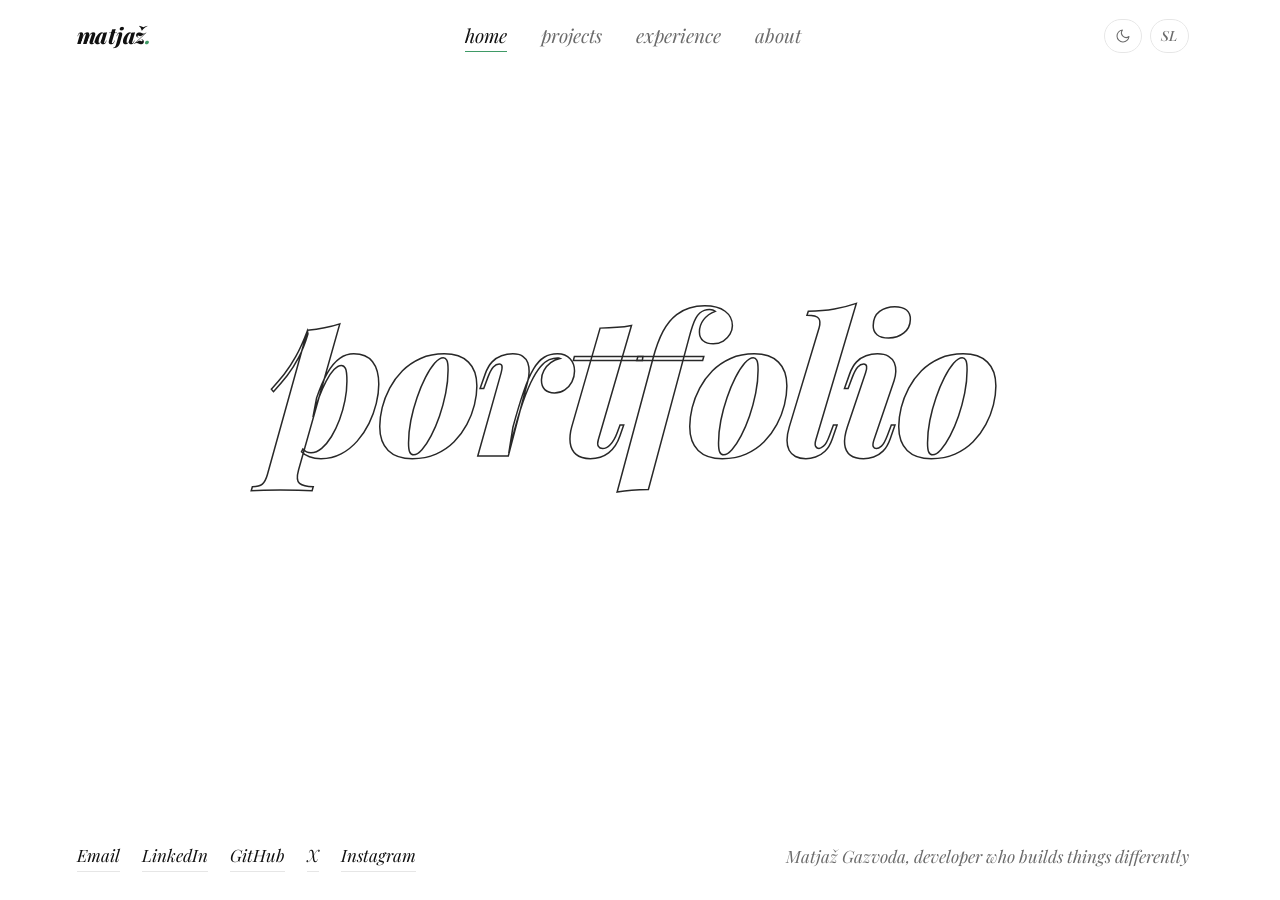
<file: index.html>
<!doctype html><html lang="en"><head><meta charset="utf-8"><meta name="viewport" content="width=device-width,initial-scale=1"><meta name="description" content="Matjaž Gazvoda, developer who builds things differently"><meta property="og:title" content="Matjaž Gazvoda"><meta property="og:description" content="Matjaž Gazvoda, developer who builds things differently"><meta property="og:type" content="website"><meta property="og:image" content="img/og.png"><meta name="twitter:card" content="summary_large_image"><meta name="twitter:title" content="Matjaž Gazvoda"><meta name="twitter:description" content="Matjaž Gazvoda, developer who builds things differently"><meta name="twitter:image" content="img/og.png"><link rel="preconnect" href="https://fonts.googleapis.com"><link href="https://fonts.googleapis.com/css2?family=Inter:wght@400;500&family=Playfair+Display:ital,wght@0,400;0,500;1,400;1,500;1,800&display=swap" rel="stylesheet"><link rel="icon" href="img/icon.svg" type="image/svg+xml"><link rel="apple-touch-icon" href="img/apple-touch-icon.png"><link rel="stylesheet" href="style.css"><script src="site.js"></script><title>Matjaž Gazvoda</title></head><body class="home" data-page="index">
<nav><div class="wrap"><a class="brand" href="index.html">matjaž<span class="dot">.</span></a><ul><li><a href="index.html" data-p="index" data-i18n="nav.home">home</a></li><li><a href="projects.html" data-p="projects" data-i18n="nav.projects">projects</a></li><li><a href="experience.html" data-p="experience" data-i18n="nav.experience">experience</a></li><li><a href="about.html" data-p="about" data-i18n="nav.about">about</a></li></ul><div class="tools"><button id="themeBtn" type="button" aria-label="Toggle theme"><svg class="sun" viewBox="0 0 24 24"><circle cx="12" cy="12" r="4"/><path d="M12 2v2M12 20v2M4.9 4.9l1.4 1.4M17.7 17.7l1.4 1.4M2 12h2M20 12h2M4.9 19.1l1.4-1.4M17.7 6.3l1.4-1.4"/></svg><svg class="moon" viewBox="0 0 24 24"><path d="M21 12.8A9 9 0 1 1 11.2 3a7 7 0 0 0 9.8 9.8z"/></svg></button><button id="langBtn" type="button" aria-label="Toggle language">SL</button></div></div></nav>
<main class="hero">
  <div class="lens-wrap" id="lens">
    <span class="lens-text outline" aria-hidden="true">portfolio</span>
    <span class="lens-text fill" id="lensFill">portfolio</span>
    <div class="lens-ring" id="lensRing"></div>
  </div>
</main>
<div class="home-bar"><div class="wrap"><div class="links"><a href="mailto:matjaz.gazvoda@gmail.com" data-i18n="links.email">Email</a><a href="https://www.linkedin.com/in/matja%C5%BE-gazvoda-29b354322/" target="_blank" rel="noopener">LinkedIn</a><a href="https://github.com/matjazo18" target="_blank" rel="noopener">GitHub</a><a href="https://x.com/GazvodaMatjaz" target="_blank" rel="noopener">X</a><a href="https://www.instagram.com/matjaz_gazvoda/" target="_blank" rel="noopener">Instagram</a></div><span class="home-name">Matjaž Gazvoda, developer who builds things differently</span></div></div>
<script>window.__i18nApply&&window.__i18nApply()</script>
</body></html>
</file>
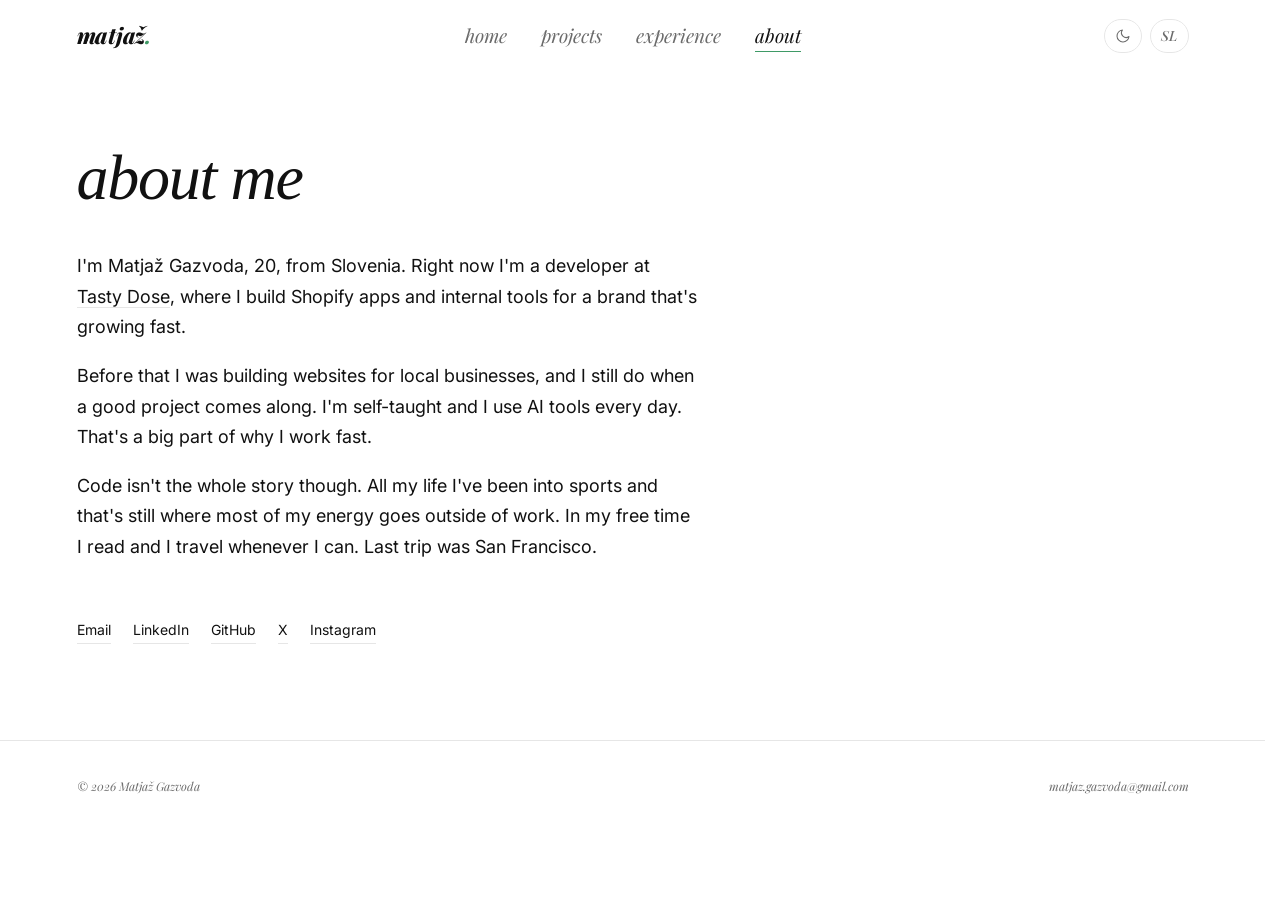
<file: about.html>
<!doctype html><html lang="en"><head><meta charset="utf-8"><meta name="viewport" content="width=device-width,initial-scale=1"><meta name="description" content="Matjaž Gazvoda, developer who builds things differently"><meta property="og:title" content="Matjaž Gazvoda"><meta property="og:description" content="Matjaž Gazvoda, developer who builds things differently"><meta property="og:type" content="website"><meta property="og:image" content="img/og.png"><meta name="twitter:card" content="summary_large_image"><meta name="twitter:title" content="Matjaž Gazvoda"><meta name="twitter:description" content="Matjaž Gazvoda, developer who builds things differently"><meta name="twitter:image" content="img/og.png"><link rel="preconnect" href="https://fonts.googleapis.com"><link href="https://fonts.googleapis.com/css2?family=Inter:wght@400;500&family=Playfair+Display:ital,wght@0,400;0,500;1,400;1,500;1,800&display=swap" rel="stylesheet"><link rel="icon" href="img/icon.svg" type="image/svg+xml"><link rel="apple-touch-icon" href="img/apple-touch-icon.png"><link rel="stylesheet" href="style.css"><script src="site.js"></script><title>About · Matjaž Gazvoda</title></head><body data-page="about">
<nav><div class="wrap"><a class="brand" href="index.html">matjaž<span class="dot">.</span></a><ul><li><a href="index.html" data-p="index" data-i18n="nav.home">home</a></li><li><a href="projects.html" data-p="projects" data-i18n="nav.projects">projects</a></li><li><a href="experience.html" data-p="experience" data-i18n="nav.experience">experience</a></li><li><a href="about.html" data-p="about" data-i18n="nav.about">about</a></li></ul><div class="tools"><button id="themeBtn" type="button" aria-label="Toggle theme"><svg class="sun" viewBox="0 0 24 24"><circle cx="12" cy="12" r="4"/><path d="M12 2v2M12 20v2M4.9 4.9l1.4 1.4M17.7 17.7l1.4 1.4M2 12h2M20 12h2M4.9 19.1l1.4-1.4M17.7 6.3l1.4-1.4"/></svg><svg class="moon" viewBox="0 0 24 24"><path d="M21 12.8A9 9 0 1 1 11.2 3a7 7 0 0 0 9.8 9.8z"/></svg></button><button id="langBtn" type="button" aria-label="Toggle language">SL</button></div></div></nav>
<main class="wrap page about-page">
  <h1 data-i18n="about.h1">about me</h1>
  <div class="about-text">
    <p data-i18n-html="about.p1"></p>
    <p data-i18n="about.p2"></p>
    <p data-i18n="about.p3"></p>
  </div>
  <div class="links"><a href="mailto:matjaz.gazvoda@gmail.com" data-i18n="links.email">Email</a><a href="https://www.linkedin.com/in/matja%C5%BE-gazvoda-29b354322/" target="_blank" rel="noopener">LinkedIn</a><a href="https://github.com/matjazo18" target="_blank" rel="noopener">GitHub</a><a href="https://x.com/GazvodaMatjaz" target="_blank" rel="noopener">X</a><a href="https://www.instagram.com/matjaz_gazvoda/" target="_blank" rel="noopener">Instagram</a></div>
</main>
<footer><div class="wrap"><span>© 2026 Matjaž Gazvoda</span><span><a href="mailto:matjaz.gazvoda@gmail.com">matjaz.gazvoda@gmail.com</a></span></div></footer>
<script>window.__i18nApply&&window.__i18nApply()</script>
</body></html>
</file>
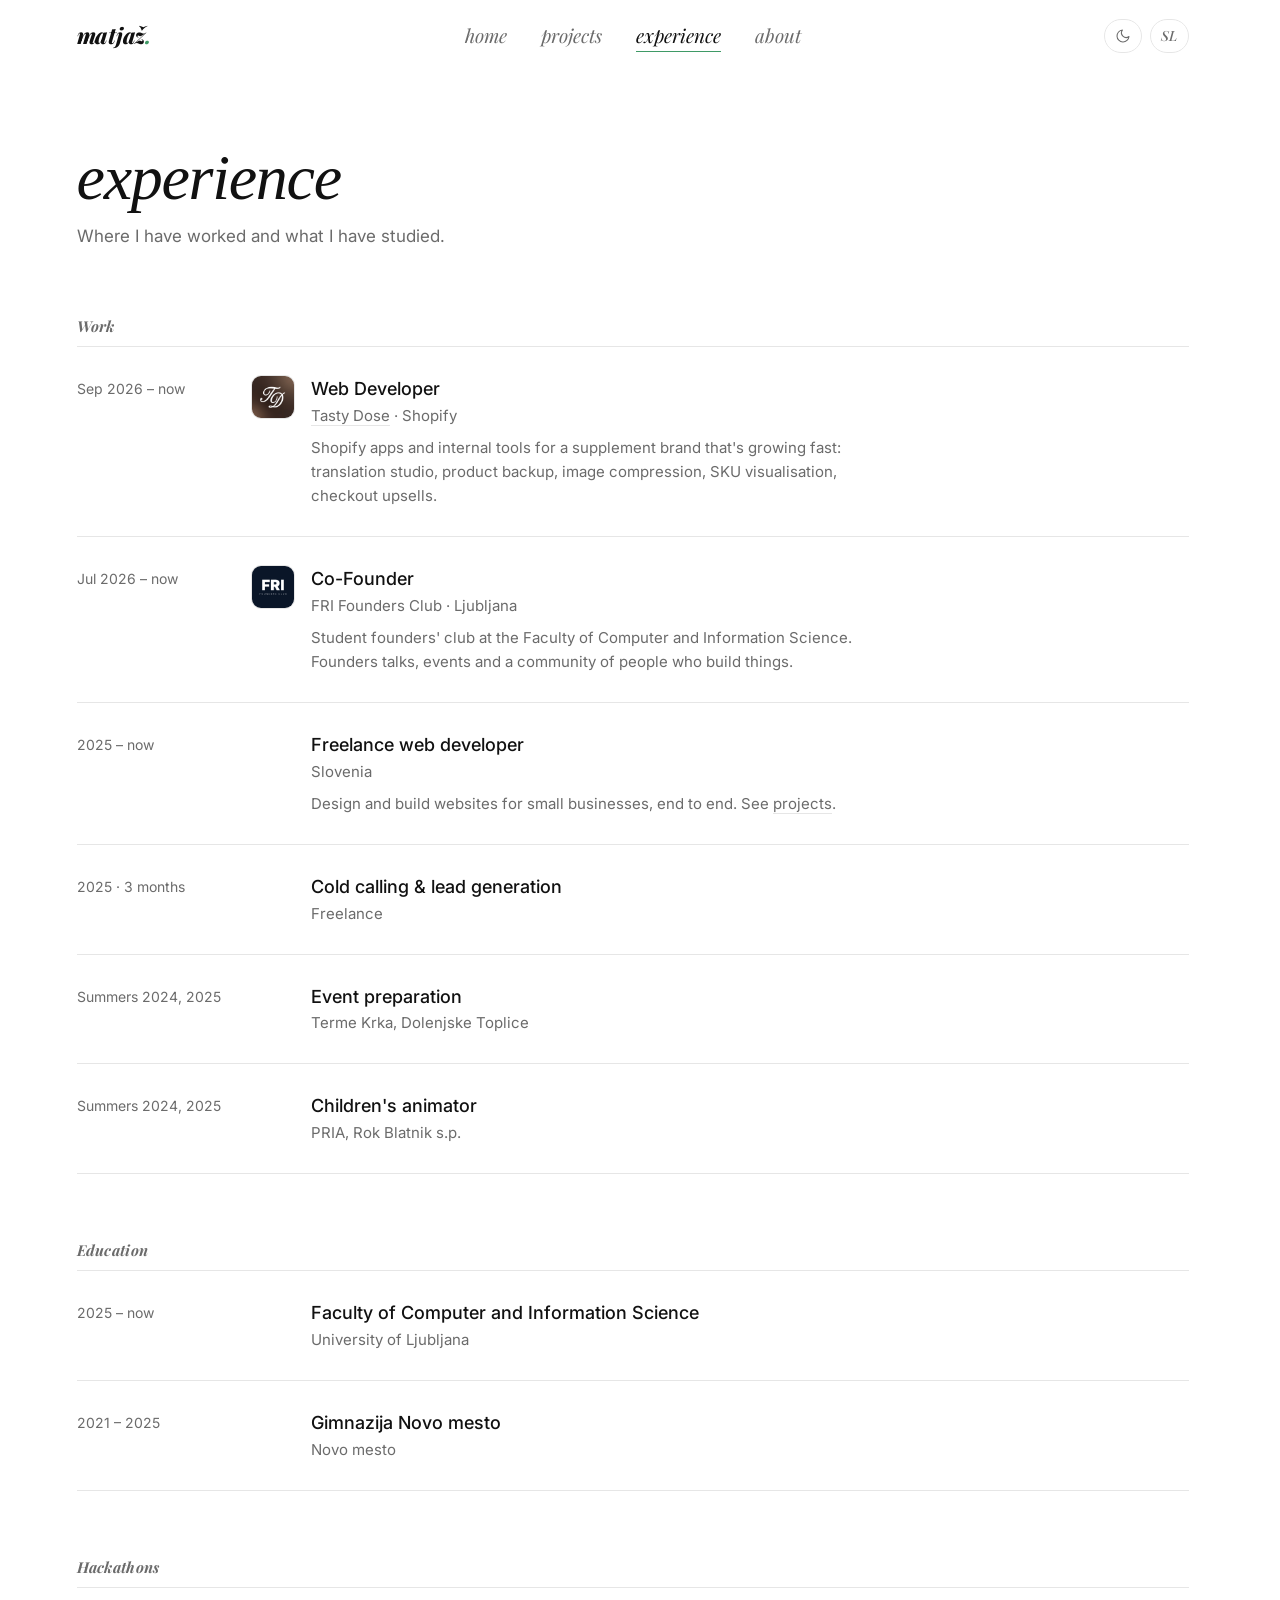
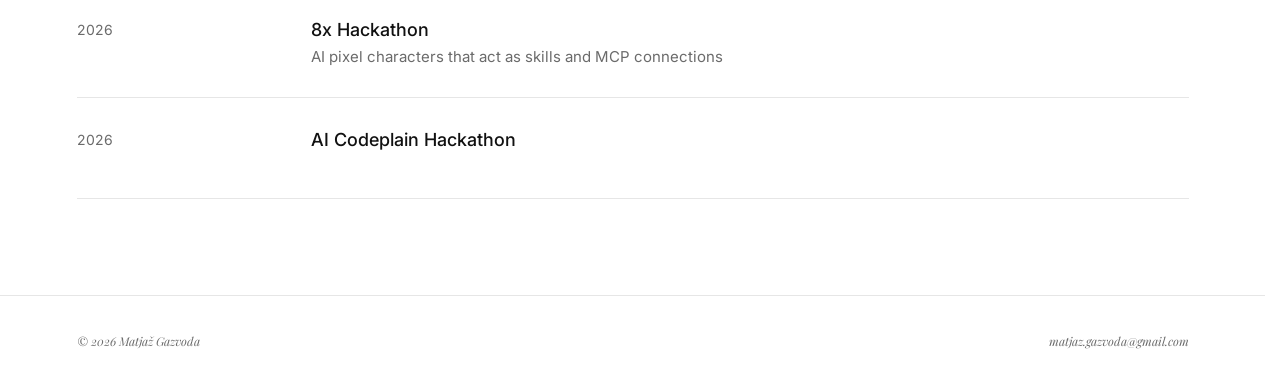
<file: experience.html>
<!doctype html><html lang="en"><head><meta charset="utf-8"><meta name="viewport" content="width=device-width,initial-scale=1"><meta name="description" content="Matjaž Gazvoda, developer who builds things differently"><meta property="og:title" content="Matjaž Gazvoda"><meta property="og:description" content="Matjaž Gazvoda, developer who builds things differently"><meta property="og:type" content="website"><meta property="og:image" content="img/og.png"><meta name="twitter:card" content="summary_large_image"><meta name="twitter:title" content="Matjaž Gazvoda"><meta name="twitter:description" content="Matjaž Gazvoda, developer who builds things differently"><meta name="twitter:image" content="img/og.png"><link rel="preconnect" href="https://fonts.googleapis.com"><link href="https://fonts.googleapis.com/css2?family=Inter:wght@400;500&family=Playfair+Display:ital,wght@0,400;0,500;1,400;1,500;1,800&display=swap" rel="stylesheet"><link rel="icon" href="img/icon.svg" type="image/svg+xml"><link rel="apple-touch-icon" href="img/apple-touch-icon.png"><link rel="stylesheet" href="style.css"><script src="site.js"></script><title>Experience · Matjaž Gazvoda</title></head><body data-page="experience">
<nav><div class="wrap"><a class="brand" href="index.html">matjaž<span class="dot">.</span></a><ul><li><a href="index.html" data-p="index" data-i18n="nav.home">home</a></li><li><a href="projects.html" data-p="projects" data-i18n="nav.projects">projects</a></li><li><a href="experience.html" data-p="experience" data-i18n="nav.experience">experience</a></li><li><a href="about.html" data-p="about" data-i18n="nav.about">about</a></li></ul><div class="tools"><button id="themeBtn" type="button" aria-label="Toggle theme"><svg class="sun" viewBox="0 0 24 24"><circle cx="12" cy="12" r="4"/><path d="M12 2v2M12 20v2M4.9 4.9l1.4 1.4M17.7 17.7l1.4 1.4M2 12h2M20 12h2M4.9 19.1l1.4-1.4M17.7 6.3l1.4-1.4"/></svg><svg class="moon" viewBox="0 0 24 24"><path d="M21 12.8A9 9 0 1 1 11.2 3a7 7 0 0 0 9.8 9.8z"/></svg></button><button id="langBtn" type="button" aria-label="Toggle language">SL</button></div></div></nav>
<main class="wrap page">
  <h1 data-i18n="exp.h1">experience</h1>
  <p class="lead" data-i18n="exp.lead">Where I have worked and what I have studied.</p>
  <h2 class="section" data-i18n="exp.work">Work</h2>
  <ul class="timeline">
    <li><div class="when" data-i18n="e1.when"></div><div class="row"><img class="logo" src="img/tastydose.png" alt="Tasty Dose"><div><h3 data-i18n="e1.title"></h3><div class="where"><a class="inl" href="https://tastydose.com" target="_blank" rel="noopener">Tasty Dose</a> · Shopify</div><p data-i18n="e1.text"></p></div></div></li>
    <li><div class="when" data-i18n="e0.when"></div><div class="row"><img class="logo" src="img/ffc.png" alt="FRI Founders Club"><div><h3 data-i18n="e0.title"></h3><div class="where">FRI Founders Club · Ljubljana</div><p data-i18n="e0.text"></p></div></div></li>
    <li><div class="when" data-i18n="e2.when"></div><div class="row"><span class="logo ph"></span><div><h3 data-i18n="e2.title"></h3><div class="where" data-i18n="e2.where"></div><p><span data-i18n="e2.text"></span><a href="projects.html" data-i18n="e2.link"></a>.</p></div></div></li>
    <li><div class="when" data-i18n="e3.when"></div><div class="row"><span class="logo ph"></span><div><h3 data-i18n="e3.title"></h3><div class="where" data-i18n="e3.where"></div></div></div></li>
    <li><div class="when" data-i18n="e4.when"></div><div class="row"><span class="logo ph"></span><div><h3 data-i18n="e4.title"></h3><div class="where">Terme Krka, Dolenjske Toplice</div></div></div></li>
    <li><div class="when" data-i18n="e5.when"></div><div class="row"><span class="logo ph"></span><div><h3 data-i18n="e5.title"></h3><div class="where">PRIA, Rok Blatnik s.p.</div></div></div></li>
  </ul>
  <h2 class="section" data-i18n="exp.edu">Education</h2>
  <ul class="timeline">
    <li><div class="when" data-i18n="ed1.when"></div><div class="row"><span class="logo ph"></span><div><h3 data-i18n="ed1.title"></h3><div class="where" data-i18n="ed1.where"></div></div></div></li>
    <li><div class="when" data-i18n="ed2.when"></div><div class="row"><span class="logo ph"></span><div><h3 data-i18n="ed2.title"></h3><div class="where" data-i18n="ed2.where"></div></div></div></li>
  </ul>
  <h2 class="section" data-i18n="exp.hack">Hackathons</h2>
  <ul class="timeline">
    <li><div class="when">2026</div><div class="row"><span class="logo ph"></span><div><h3>8x Hackathon</h3><div class="where" data-i18n="h1.where"></div></div></div></li>
    <li><div class="when">2026</div><div class="row"><span class="logo ph"></span><div><h3>AI Codeplain Hackathon</h3></div></div></li>
  </ul>
</main>
<footer><div class="wrap"><span>© 2026 Matjaž Gazvoda</span><span><a href="mailto:matjaz.gazvoda@gmail.com">matjaz.gazvoda@gmail.com</a></span></div></footer>
<script>window.__i18nApply&&window.__i18nApply()</script>
</body></html>
</file>
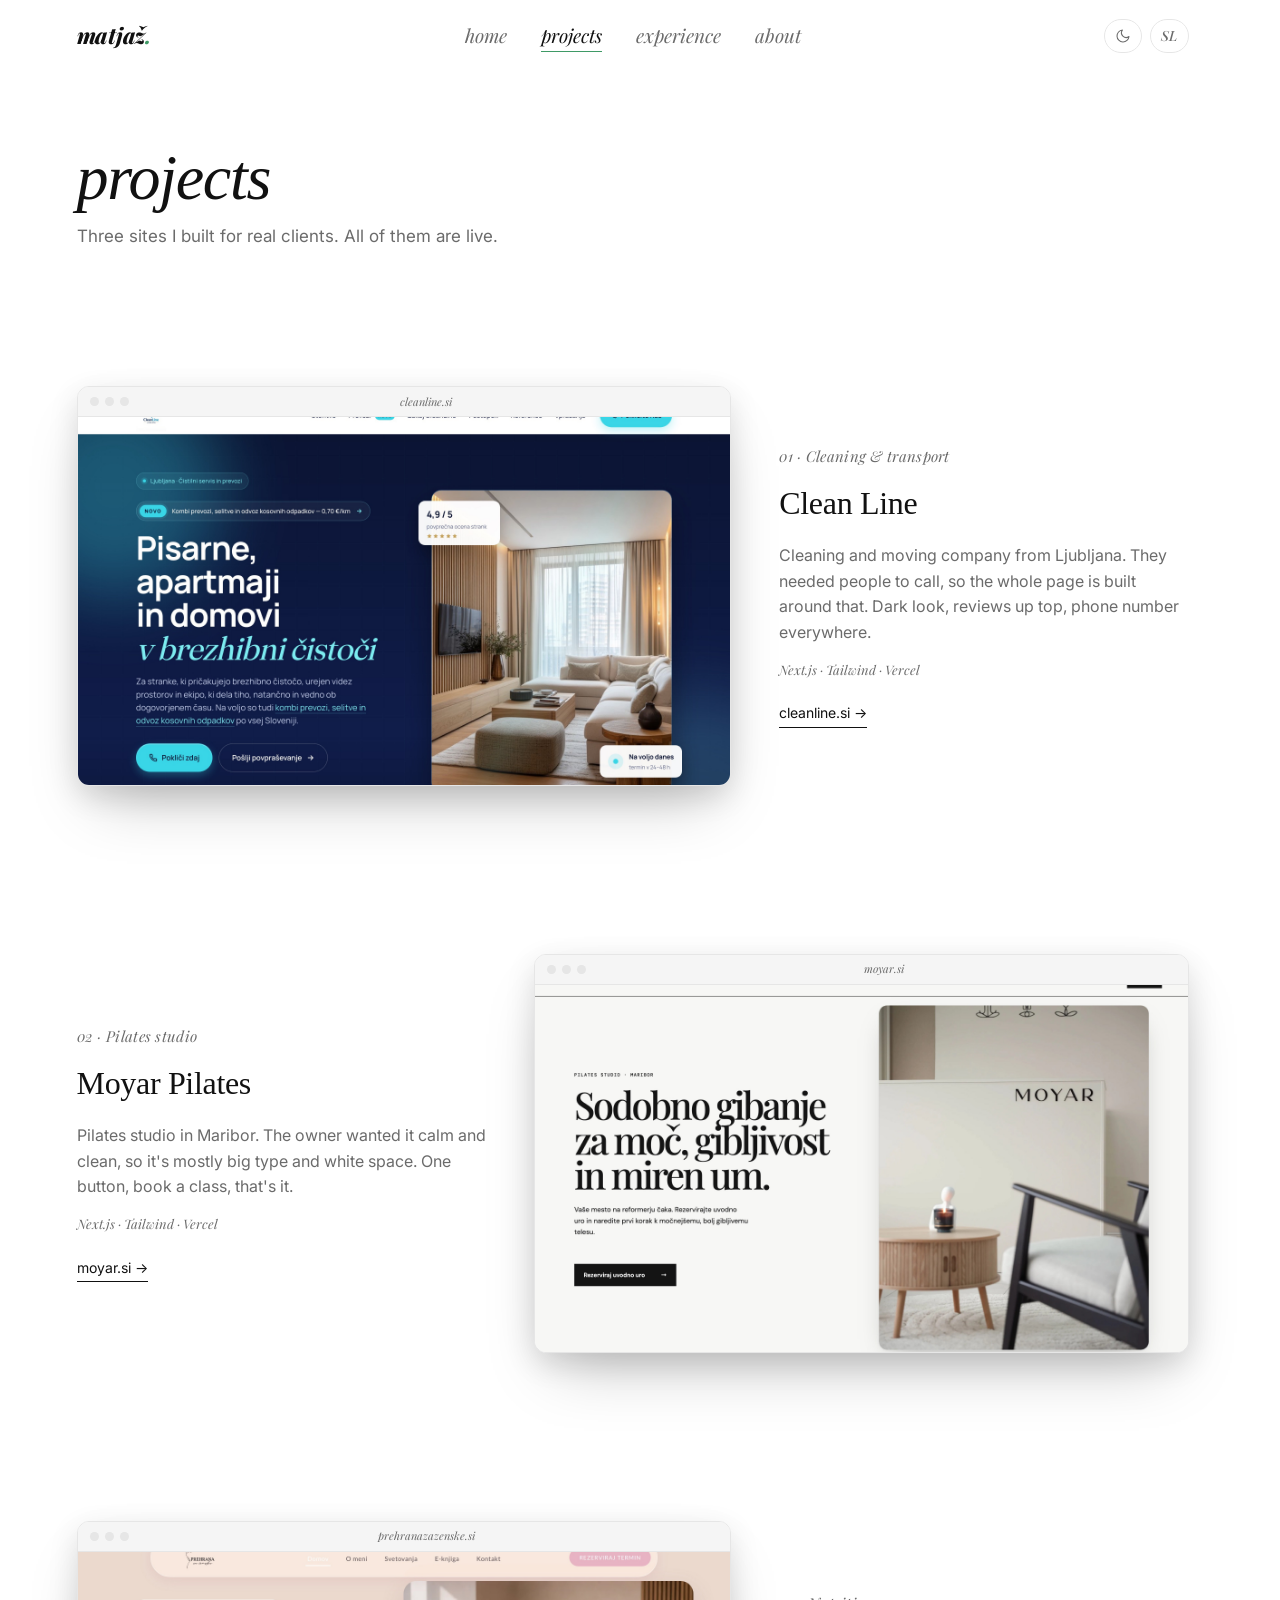
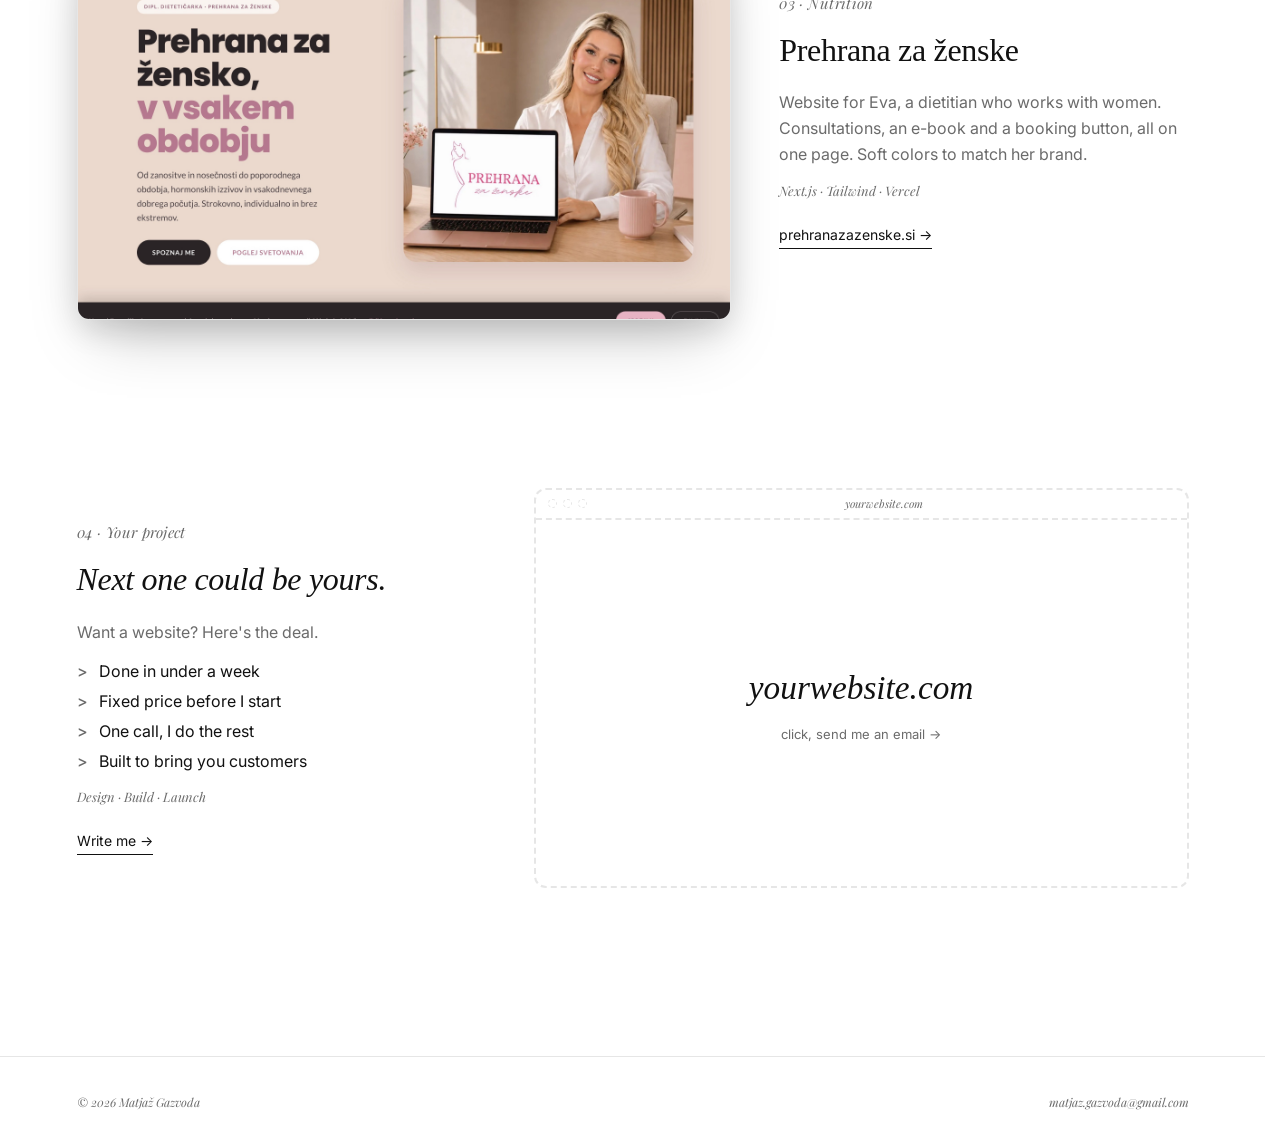
<file: projects.html>
<!doctype html><html lang="en"><head><meta charset="utf-8"><meta name="viewport" content="width=device-width,initial-scale=1"><meta name="description" content="Matjaž Gazvoda, developer who builds things differently"><meta property="og:title" content="Matjaž Gazvoda"><meta property="og:description" content="Matjaž Gazvoda, developer who builds things differently"><meta property="og:type" content="website"><meta property="og:image" content="img/og.png"><meta name="twitter:card" content="summary_large_image"><meta name="twitter:title" content="Matjaž Gazvoda"><meta name="twitter:description" content="Matjaž Gazvoda, developer who builds things differently"><meta name="twitter:image" content="img/og.png"><link rel="preconnect" href="https://fonts.googleapis.com"><link href="https://fonts.googleapis.com/css2?family=Inter:wght@400;500&family=Playfair+Display:ital,wght@0,400;0,500;1,400;1,500;1,800&display=swap" rel="stylesheet"><link rel="icon" href="img/icon.svg" type="image/svg+xml"><link rel="apple-touch-icon" href="img/apple-touch-icon.png"><link rel="stylesheet" href="style.css"><script src="site.js"></script><title>Projects · Matjaž Gazvoda</title></head><body data-page="projects">
<nav><div class="wrap"><a class="brand" href="index.html">matjaž<span class="dot">.</span></a><ul><li><a href="index.html" data-p="index" data-i18n="nav.home">home</a></li><li><a href="projects.html" data-p="projects" data-i18n="nav.projects">projects</a></li><li><a href="experience.html" data-p="experience" data-i18n="nav.experience">experience</a></li><li><a href="about.html" data-p="about" data-i18n="nav.about">about</a></li></ul><div class="tools"><button id="themeBtn" type="button" aria-label="Toggle theme"><svg class="sun" viewBox="0 0 24 24"><circle cx="12" cy="12" r="4"/><path d="M12 2v2M12 20v2M4.9 4.9l1.4 1.4M17.7 17.7l1.4 1.4M2 12h2M20 12h2M4.9 19.1l1.4-1.4M17.7 6.3l1.4-1.4"/></svg><svg class="moon" viewBox="0 0 24 24"><path d="M21 12.8A9 9 0 1 1 11.2 3a7 7 0 0 0 9.8 9.8z"/></svg></button><button id="langBtn" type="button" aria-label="Toggle language">SL</button></div></div></nav>
<main class="wrap page">
  <h1 data-i18n="projects.h1">projects</h1>
  <p class="lead" data-i18n="projects.lead">Three websites I designed and built for real clients, from first call to live domain.</p>
  <section class="project">
    <div class="shot"><a href="https://www.cleanline.si/" target="_blank" rel="noopener"><div class="frame"><div class="bar"><i></i><i></i><i></i><span>cleanline.si</span></div><img src="img/cleanline.jpg" alt="Clean Line website"></div></a></div>
    <div><div class="num" data-i18n="p1.num">01 · Cleaning &amp; transport</div><h2>Clean Line</h2><p data-i18n="p1.text"></p><div class="stack">Next.js · Tailwind · Vercel</div><a class="visit" href="https://www.cleanline.si/" target="_blank" rel="noopener">cleanline.si →</a></div>
  </section>
  <section class="project flip">
    <div class="shot"><a href="https://moyar.si/" target="_blank" rel="noopener"><div class="frame"><div class="bar"><i></i><i></i><i></i><span>moyar.si</span></div><img src="img/moyar.jpg" alt="Moyar Pilates website"></div></a></div>
    <div><div class="num" data-i18n="p2.num">02 · Pilates studio</div><h2>Moyar Pilates</h2><p data-i18n="p2.text"></p><div class="stack">Next.js · Tailwind · Vercel</div><a class="visit" href="https://moyar.si/" target="_blank" rel="noopener">moyar.si →</a></div>
  </section>
  <section class="project">
    <div class="shot"><a href="https://prehranazazenske.si/" target="_blank" rel="noopener"><div class="frame"><div class="bar"><i></i><i></i><i></i><span>prehranazazenske.si</span></div><img src="img/prehrana.jpg" alt="Prehrana za ženske website"></div></a></div>
    <div><div class="num" data-i18n="p3.num">03 · Nutrition</div><h2>Prehrana za ženske</h2><p data-i18n="p3.text"></p><div class="stack">Next.js · Tailwind · Vercel</div><a class="visit" href="https://prehranazazenske.si/" target="_blank" rel="noopener">prehranazazenske.si →</a></div>
  </section>
  <section class="project flip cta-row" id="start">
    <div class="shot"><a href="mailto:matjaz.gazvoda@gmail.com?subject=Nova%20spletna%20stran&body=%C5%BDivjo%20Matja%C5%BE%2C%0A%0Arabim%20spletno%20stran%20za%20...%0A%0AKaj%20naj%20stran%20dela%3A%20...%0A%0ADo%20kdaj%3A%20...%0A%0AIme%3A%0ATelefon%3A%0A" class="placeholder"><div class="bar"><i></i><i></i><i></i><span data-i18n="cta.url">yourwebsite.com</span></div><div class="ph-body"><span class="ph-url" data-i18n="cta.url">yourwebsite.com</span><span class="ph-hint" data-i18n="cta.hint">click to start →</span></div></a></div>
    <div>
      <div class="num" data-i18n="cta.num">04 · Your project</div>
      <h2 data-i18n="cta.h2">Your website, next.</h2>
      <p data-i18n="cta.text"></p>
      <ul class="sell-list">
        <li data-i18n-html="cta.b1"></li>
        <li data-i18n-html="cta.b2"></li>
        <li data-i18n-html="cta.b3"></li>
        <li data-i18n-html="cta.b4"></li>
      </ul>
      <div class="stack" data-i18n="cta.stack">Design · Build · Launch</div>
      <a class="visit" href="mailto:matjaz.gazvoda@gmail.com?subject=Nova%20spletna%20stran&body=%C5%BDivjo%20Matja%C5%BE%2C%0A%0Arabim%20spletno%20stran%20za%20...%0A%0AKaj%20naj%20stran%20dela%3A%20...%0A%0ADo%20kdaj%3A%20...%0A%0AIme%3A%0ATelefon%3A%0A" data-i18n="cta.link">Send me an email →</a>
    </div>
  </section>
</main>
<footer><div class="wrap"><span>© 2026 Matjaž Gazvoda</span><span><a href="mailto:matjaz.gazvoda@gmail.com">matjaz.gazvoda@gmail.com</a></span></div></footer>
<script>window.__i18nApply&&window.__i18nApply()</script>
</body></html>
</file>
<file: style.css>
*{box-sizing:border-box;margin:0;padding:0}
:root{--bg:#fff;--fg:#111;--muted:#6b6b6b;--line:#e6e6e6;--glow:rgba(0,0,0,.35);--max:1040px}
:root[data-theme="dark"]{--bg:#0b0b0b;--fg:#f2f2f2;--muted:#9a9a9a;--line:#262626;--glow:rgba(255,255,255,.55)}
html{-webkit-font-smoothing:antialiased}
body{background:var(--bg);color:var(--fg);font-family:"Inter",-apple-system,BlinkMacSystemFont,"Helvetica Neue",Arial,sans-serif;font-size:17px;line-height:1.6;transition:background .25s,color .25s}
a{color:inherit;text-decoration:none}
.wrap{max-width:var(--max);margin:0 auto;padding:0 24px}
/* nav */
nav{position:sticky;top:0;background:color-mix(in srgb,var(--bg) 90%,transparent);backdrop-filter:blur(8px);z-index:10}
nav .wrap{display:grid;grid-template-columns:1fr auto 1fr;align-items:center;height:64px}
nav .brand{font-family:Georgia,"Times New Roman",serif;font-style:italic;font-size:20px;letter-spacing:-.01em}
nav ul{display:flex;gap:30px;list-style:none;justify-content:center}
nav ul a{font-size:14px;color:var(--muted);transition:color .2s,text-shadow .2s}
nav ul a:hover{color:var(--fg);text-shadow:0 0 10px var(--glow),0 0 22px var(--glow)}
nav ul a.active{color:var(--fg)}
.tools{display:flex;gap:6px;justify-content:flex-end}
.tools button{font:inherit;font-size:12px;letter-spacing:.08em;color:var(--muted);background:none;border:1px solid var(--line);border-radius:999px;padding:5px 11px;cursor:pointer;transition:color .2s,border-color .2s,text-shadow .2s}
.tools button:hover{color:var(--fg);border-color:var(--fg);text-shadow:0 0 10px var(--glow)}
/* hero */
.hero{min-height:calc(100vh - 64px);display:flex;flex-direction:column;align-items:center;justify-content:center;text-align:center;padding:0 24px 72px}
.hero img{width:min(720px,88vw);height:auto;margin:-60px 0 -70px}
:root[data-theme="dark"] .hero img{filter:invert(1)}
.hero .name{font-size:15px;letter-spacing:.22em;text-transform:uppercase;color:var(--muted)}
.hero .tag{margin-top:14px;max-width:520px;color:var(--muted);font-size:16px}
.hero .links{margin-top:28px}
/* links row */
.links{display:flex;gap:22px;flex-wrap:wrap;justify-content:center}
.about .links{justify-content:flex-start}
.links a{font-size:14px;border-bottom:1px solid var(--line);padding-bottom:2px;transition:border-color .15s,text-shadow .2s}
.links a:hover{border-color:var(--fg);text-shadow:0 0 10px var(--glow)}
/* page header */
.page{padding-top:72px;padding-bottom:96px}
h1{font-family:Georgia,"Times New Roman",serif;font-style:italic;font-weight:400;font-size:clamp(40px,6vw,64px);line-height:1.05;letter-spacing:-.02em;margin-bottom:12px}
.lead{color:var(--muted);max-width:560px;margin-bottom:64px}
/* projects */
.project{display:grid;grid-template-columns:1fr 1fr;gap:48px;align-items:center;padding:48px 0;border-top:1px solid var(--line)}
.project:last-child{border-bottom:1px solid var(--line)}
.project img{width:100%;height:auto;border:1px solid var(--line);border-radius:6px;display:block}
.project.flip .shot{order:2}
.project .num{font-size:12px;letter-spacing:.2em;color:var(--muted);text-transform:uppercase}
.project h2{font-family:Georgia,"Times New Roman",serif;font-weight:400;font-size:32px;margin:10px 0 14px;letter-spacing:-.01em}
.project p{color:var(--muted);font-size:16px}
.project .visit{display:inline-block;margin-top:22px;font-size:14px;border-bottom:1px solid var(--fg);padding-bottom:2px}
.project .stack{margin-top:14px;font-size:13px;color:var(--muted)}
/* experience */
.timeline{list-style:none}
.timeline li{display:grid;grid-template-columns:150px 1fr;gap:24px;padding:28px 0;border-top:1px solid var(--line)}
.timeline li:last-child{border-bottom:1px solid var(--line)}
.timeline .when{font-size:14px;color:var(--muted);padding-top:3px}
.timeline h3{font-weight:500;font-size:18px}
.timeline .where{color:var(--muted);font-size:15px}
.timeline p{margin-top:8px;color:var(--muted);font-size:15px;max-width:560px}
.timeline p a{border-bottom:1px solid var(--line)}
h2.section{font-size:12px;letter-spacing:.2em;text-transform:uppercase;color:var(--muted);margin:64px 0 8px}
/* about */
.about{display:grid;grid-template-columns:1fr 1fr;gap:64px}
.about p{margin-bottom:18px;max-width:520px}
.about .links{margin-top:28px}
.facts{list-style:none;font-size:15px}
.facts li{display:flex;justify-content:space-between;gap:16px;padding:12px 0;border-top:1px solid var(--line)}
.facts li:last-child{border-bottom:1px solid var(--line)}
.facts span:first-child{color:var(--muted)}
/* footer */
footer{border-top:1px solid var(--line);padding:36px 0;font-size:13px;color:var(--muted)}
footer .wrap{display:flex;justify-content:space-between;flex-wrap:wrap;gap:12px}
@media(max-width:720px){
  nav .wrap{grid-template-columns:1fr auto;height:auto;padding:12px 24px;row-gap:10px}
  nav ul{grid-column:1/-1;gap:18px}
  .hero img{margin:-30px 0 -36px}
  .project,.about{grid-template-columns:1fr;gap:24px}
  .project.flip .shot{order:0}
  .timeline li{grid-template-columns:1fr;gap:4px}
}
/* ---- v3 ---- */
nav .wrap{height:72px}
.tools{align-items:center;gap:8px}
.tools button{display:inline-flex;align-items:center;justify-content:center;height:34px;min-width:34px;padding:0 10px}
.tools button svg{width:16px;height:16px;stroke:currentColor;fill:none;stroke-width:1.6;stroke-linecap:round;stroke-linejoin:round}
.tools .sun,.tools .moon{display:none}
:root:not([data-theme="dark"]) .tools .moon{display:block}
:root[data-theme="dark"] .tools .sun{display:block}
/* home: no scroll */
body.home{height:100vh;overflow:hidden;display:flex;flex-direction:column}
body.home .hero{flex:1;min-height:0;padding:0 24px 40px}
/* projects: spacious, no lines */
.project{border:0!important;padding:72px 0;gap:72px}
.project+.project{margin-top:24px}
.project img{border:0;border-radius:10px;box-shadow:0 20px 60px -20px rgba(0,0,0,.25)}
:root[data-theme="dark"] .project img{box-shadow:0 20px 60px -20px rgba(0,0,0,.8)}
/* CTA */
.cta{margin-top:96px;padding:72px 0 24px;border-top:1px solid var(--line)}
.cta h2{font-family:Georgia,"Times New Roman",serif;font-style:italic;font-weight:400;font-size:clamp(34px,5vw,52px);line-height:1.08;letter-spacing:-.02em;max-width:640px}
.cta .sub{color:var(--muted);margin:14px 0 36px;max-width:520px}
.chips{display:flex;flex-wrap:wrap;gap:10px;margin-bottom:28px}
.chips button{font:inherit;font-size:14px;padding:10px 18px;border:1px solid var(--line);border-radius:999px;background:none;color:var(--muted);cursor:pointer;transition:all .15s}
.chips button:hover{border-color:var(--fg);color:var(--fg)}
.chips button.on{background:var(--fg);color:var(--bg);border-color:var(--fg)}
.form{display:grid;grid-template-columns:1fr 1fr;gap:14px;max-width:720px}
.form input,.form textarea{font:inherit;font-size:15px;width:100%;padding:13px 14px;border:1px solid var(--line);border-radius:8px;background:transparent;color:var(--fg);outline:none;transition:border-color .15s}
.form input:focus,.form textarea:focus{border-color:var(--fg)}
.form textarea{grid-column:1/-1;min-height:120px;resize:vertical}
.form .send{grid-column:1/-1;justify-self:start;font:inherit;font-size:15px;font-weight:500;padding:14px 26px;border:0;border-radius:999px;background:var(--fg);color:var(--bg);cursor:pointer;transition:opacity .15s,transform .15s}
.form .send:hover{opacity:.85;transform:translateY(-1px)}
.form .note{grid-column:1/-1;font-size:13px;color:var(--muted)}
/* about v2 */
.about-intro{font-family:Georgia,"Times New Roman",serif;font-size:clamp(24px,3.2vw,34px);line-height:1.3;letter-spacing:-.01em;max-width:760px;margin-bottom:80px}
.grid3{display:grid;grid-template-columns:repeat(3,1fr);gap:40px;margin-bottom:96px}
.grid3 h3{font-weight:500;font-size:17px;margin-bottom:8px}
.grid3 p{color:var(--muted);font-size:15px}
.grid3 .k{font-size:12px;letter-spacing:.2em;text-transform:uppercase;color:var(--muted);margin-bottom:14px}
.about2{display:grid;grid-template-columns:1.2fr 1fr;gap:80px;margin-bottom:96px}
.about2 p{color:var(--muted);margin-bottom:16px;max-width:520px}
.about-cta{padding-top:40px;border-top:1px solid var(--line);display:flex;justify-content:space-between;align-items:center;gap:24px;flex-wrap:wrap}
.about-cta .big{font-family:Georgia,"Times New Roman",serif;font-style:italic;font-size:28px}
.btn{display:inline-block;font-size:15px;font-weight:500;padding:13px 24px;border-radius:999px;background:var(--fg);color:var(--bg);transition:opacity .15s}
.btn:hover{opacity:.85}
@media(max-width:720px){.form,.grid3,.about2{grid-template-columns:1fr}.project{padding:40px 0;gap:28px}.cta{margin-top:40px}}
/* browser frame */
.shot a{display:block}
.frame{border-radius:12px;overflow:hidden;background:var(--bg);box-shadow:0 1px 0 var(--line),0 30px 70px -30px rgba(0,0,0,.35);border:1px solid var(--line);transition:transform .3s,box-shadow .3s}
.shot a:hover .frame{transform:translateY(-4px);box-shadow:0 1px 0 var(--line),0 40px 80px -30px rgba(0,0,0,.4)}
.frame .bar{display:flex;align-items:center;gap:6px;height:30px;padding:0 12px;border-bottom:1px solid var(--line);background:color-mix(in srgb,var(--fg) 4%,var(--bg))}
.frame .bar i{width:9px;height:9px;border-radius:50%;background:var(--line)}
.frame .bar span{margin-left:auto;margin-right:auto;font-size:11px;color:var(--muted);letter-spacing:.02em}
.frame img{border:0!important;border-radius:0!important;box-shadow:none!important}
/* CTA placeholder card */
.placeholder{display:block;border:2px dashed var(--line);border-radius:12px;overflow:hidden;background:var(--bg);transition:border-color .2s,transform .3s}
.placeholder:hover{border-color:var(--fg);transform:translateY(-4px)}
.placeholder .bar{display:flex;align-items:center;gap:6px;height:30px;padding:0 12px;border-bottom:2px dashed var(--line)}
.placeholder .bar i{width:9px;height:9px;border-radius:50%;border:1.5px dashed var(--line)}
.placeholder .bar span{margin:0 auto;font-size:11px;color:var(--muted)}
.ph-body{aspect-ratio:16/9;display:flex;flex-direction:column;align-items:center;justify-content:center;gap:10px}
.ph-url{font-family:Georgia,"Times New Roman",serif;font-style:italic;font-size:clamp(22px,2.6vw,34px);color:var(--fg)}
.ph-hint{font-size:13px;color:var(--muted);transition:color .2s}
.placeholder:hover .ph-hint{color:var(--fg)}
.cta-row{margin-top:48px}
.sell b{color:var(--fg);font-weight:600}
.cta-row h2{font-style:italic}
.sell-list{list-style:none;margin-top:18px;display:grid;gap:10px}
.sell-list li{position:relative;padding-left:18px;color:var(--muted);font-size:15px;line-height:1.5}
.sell-list li::before{content:"";position:absolute;left:0;top:.65em;width:6px;height:6px;border-radius:50%;background:var(--fg)}
.sell-list b{color:var(--fg);font-weight:600}
/* lens hero */
.lens-wrap{position:relative;display:inline-block;padding:40px 60px;cursor:none;user-select:none;-webkit-user-select:none;margin:-20px 0 -10px}
.lens-text{font-family:"Playfair Display",Georgia,"Times New Roman",serif;font-style:italic;font-weight:800;font-size:clamp(84px,15vw,220px);line-height:1;letter-spacing:-.03em;display:block;white-space:nowrap}
.lens-text.outline{color:transparent;-webkit-text-stroke:1.5px var(--fg);opacity:.9}
.lens-text.fill{position:absolute;inset:0;padding:40px 60px;color:var(--fg);clip-path:circle(0px at 50% 50%);pointer-events:none;will-change:clip-path}
.lens-text.fill{background:#ff5a1f;color:#111;-webkit-background-clip:unset}
.lens-ring{position:absolute;left:0;top:0;width:180px;height:180px;border-radius:50%;border:5px solid #1a1a1a;box-shadow:0 10px 30px rgba(0,0,0,.25),inset 0 0 0 1px rgba(255,255,255,.4);pointer-events:none;opacity:0;transition:opacity .15s;will-change:transform}
.lens-ring::after{content:"";position:absolute;width:14px;height:70px;background:#1a1a1a;border-radius:8px;right:-30px;bottom:-52px;transform:rotate(-45deg)}
.lens-wrap.on .lens-ring{opacity:1}
:root[data-theme="dark"] .lens-ring{border-color:#f2f2f2}
:root[data-theme="dark"] .lens-ring::after{background:#f2f2f2}
/* bullets like X posts */
.sell-list{gap:6px;margin-top:14px}
.sell-list li{padding-left:22px;color:var(--fg);font-size:16px}
.sell-list li::before{content:">";position:static;display:inline-block;width:22px;margin-left:-22px;height:auto;background:none;border-radius:0;color:var(--muted);font-weight:500}
.sell-list b{font-weight:500}
/* home bottom bar */
body.home .hero{padding-bottom:0}
.home-bar{padding:0 0 28px}
.home-bar .wrap{display:flex;justify-content:space-between;align-items:center;gap:16px;flex-wrap:wrap}
.home-bar .links{justify-content:flex-start}
.home-name{font-size:14px;color:var(--muted);letter-spacing:.02em}
@media(max-width:720px){.home-bar .wrap{justify-content:center}.home-name{width:100%;text-align:center}}
/* hero centering fix */
body.home .hero{padding:0 24px}
.lens-wrap{margin:0;padding:40px 60px;transform:translateY(-9vh)}
.lens-text.fill{padding:40px 60px}
/* lens: orange disc always full */
.lens-text.outline{position:relative;z-index:0}
.lens-ring{background:#ff5a1f;z-index:1}
.lens-text.fill{z-index:2;background:none}
/* nav typography */
:root{--mono:"Space Grotesk","Inter",sans-serif}
nav ul{gap:34px}
nav ul a{font-family:var(--mono);font-size:12px;letter-spacing:.14em;text-transform:uppercase}
nav ul a.active{position:relative}
nav ul a.active::after{content:"";position:absolute;left:0;right:0;bottom:-6px;height:1px;background:var(--fg)}
nav .brand{font-family:"Playfair Display",Georgia,serif;font-weight:800;font-size:22px}
.tools button{font-family:var(--mono);font-size:11px;letter-spacing:.14em}
.home-bar .links a,.hero .links a{font-family:var(--mono);font-size:12px;letter-spacing:.12em;text-transform:uppercase}
.home-name{font-family:var(--mono);font-size:12px;letter-spacing:.14em;text-transform:uppercase}
.project .num,h2.section,.grid3 .k,.about2 .k{font-family:var(--mono);letter-spacing:.16em}
.project .stack,.frame .bar span,.placeholder .bar span{font-family:var(--mono)}
footer{font-family:var(--mono);font-size:12px;letter-spacing:.06em}
nav ul a{font-weight:500;font-size:13px;letter-spacing:.1em}
.home-bar .links a,.hero .links a,.home-name,.tools button{font-weight:500;letter-spacing:.1em}
/* nav in Playfair italic */
:root{--mono:"Playfair Display",Georgia,"Times New Roman",serif}
nav ul a{font-family:var(--mono);font-style:italic;font-weight:400;font-size:19px;letter-spacing:0;text-transform:none}
nav ul a.active::after{bottom:-4px}
.tools button{font-family:var(--mono);font-style:italic;font-size:14px;letter-spacing:.02em;text-transform:none}
.home-bar .links a,.hero .links a{font-family:var(--mono);font-style:italic;font-size:17px;letter-spacing:0;text-transform:none;font-weight:400}
.home-name{font-family:var(--mono);font-style:italic;font-size:17px;letter-spacing:0;text-transform:none;font-weight:400}
.project .num,h2.section,.grid3 .k,.about2 .k{font-family:var(--mono);font-style:italic;text-transform:none;letter-spacing:.02em;font-size:15px}
.project .stack,.frame .bar span,.placeholder .bar span,footer{font-family:var(--mono);font-style:italic;letter-spacing:0}
/* ---- mobile ---- */
body.home{height:100dvh}
@media(max-width:720px),(pointer:coarse){
  .lens-wrap{cursor:default;padding:16px 8px;transform:translateY(-4vh);max-width:100%}
  .lens-text{font-size:clamp(64px,19vw,120px);white-space:nowrap}
  .lens-text.outline{color:var(--fg);-webkit-text-stroke:0;opacity:1}
  .lens-text.fill,.lens-ring{display:none}
}
@media(max-width:720px){
  nav .wrap{display:flex;flex-wrap:wrap;justify-content:space-between;align-items:center;height:auto;padding:14px 20px 10px;row-gap:8px}
  nav .brand{order:0}
  .tools{order:1}
  nav ul{order:2;width:100%;justify-content:center;gap:22px}
  nav ul a{font-size:17px}
  body.home .hero{padding:0 16px}
  .home-bar{padding:0 0 18px}
  .home-bar .wrap{flex-direction:column;align-items:center;gap:10px;padding:0 16px}
  .home-bar .links{gap:14px;justify-content:center}
  .home-bar .links a,.home-name{font-size:15px}
  .page{padding-top:40px;padding-bottom:64px}
  h1{font-size:40px}
  .lead{margin-bottom:36px}
  .project{padding:28px 0;gap:20px}
  .project+.project{margin-top:8px}
  .project h2{font-size:26px}
  .cta-row{margin-top:24px}
  .about-intro{font-size:22px;margin-bottom:48px}
  .grid3{gap:28px;margin-bottom:56px}
  .about2{gap:40px;margin-bottom:56px}
  .about-cta .big{font-size:22px}
  .timeline li{padding:20px 0}
  h2.section{margin:44px 0 6px}
  footer .wrap{flex-direction:column;align-items:center;text-align:center}
}
/* no layout shift between pages */
html{scrollbar-gutter:stable}
body.home{overflow-y:hidden}
html.i18n-pending body{visibility:hidden}
/* about v3 */
.about-page h1{margin-bottom:40px}
.about-page .about-intro{font-size:clamp(26px,3.4vw,38px);max-width:720px;margin-bottom:40px}
.about-list{max-width:620px;margin-bottom:64px}
.about-list li{font-size:17px}
.about-facts{max-width:620px;margin-bottom:48px}
.about-page .links{justify-content:flex-start}
@media(max-width:720px){.about-page h1{margin-bottom:24px}.about-page .about-intro{font-size:24px;margin-bottom:28px}.about-list{margin-bottom:40px}}
:root[data-theme="dark"] .lens-text.fill{color:#fff}
/* lens color test: dark green */
.lens-ring{background:#1f5c3f}
.lens-text.fill{color:#f3efe6}
:root[data-theme="dark"] .lens-text.fill{color:#f3efe6}
/* lens per theme */
.lens-ring{background:#3f9a66}
.lens-text.fill{color:#0d0d0d}
:root[data-theme="dark"] .lens-ring{background:#1f5c3f}
:root[data-theme="dark"] .lens-text.fill{color:#f3efe6}
.inl{border-bottom:1px solid var(--line);transition:color .2s,border-color .2s,text-shadow .2s}
.inl:hover{border-color:var(--fg);text-shadow:0 0 10px var(--glow),0 0 22px var(--glow)}
.about-text{max-width:620px;margin-bottom:56px}
.about-text p{font-size:18px;line-height:1.7;margin-bottom:18px}
.about-text p:last-child{margin-bottom:0}
/* bigger project images + soft green shadow */
@media(min-width:721px){
  .project{grid-template-columns:1.25fr 1fr;gap:56px}
  .project.flip{grid-template-columns:1fr 1.25fr}
}
.frame{box-shadow:0 1px 0 var(--line),0 30px 70px -30px rgba(63,154,102,.45)}
.shot a:hover .frame{box-shadow:0 1px 0 var(--line),0 40px 80px -30px rgba(63,154,102,.55)}
:root[data-theme="dark"] .frame{box-shadow:0 1px 0 var(--line),0 30px 70px -30px rgba(31,92,63,.9)}
:root[data-theme="dark"] .shot a:hover .frame{box-shadow:0 1px 0 var(--line),0 40px 80px -30px rgba(31,92,63,1)}
/* plain grey shadow */
.frame{box-shadow:0 10px 30px rgba(0,0,0,.12),0 30px 60px -20px rgba(0,0,0,.25)}
.shot a:hover .frame{box-shadow:0 14px 36px rgba(0,0,0,.16),0 40px 70px -20px rgba(0,0,0,.3)}
:root[data-theme="dark"] .frame{box-shadow:0 10px 30px rgba(0,0,0,.5),0 30px 60px -20px rgba(0,0,0,.8)}
:root[data-theme="dark"] .shot a:hover .frame{box-shadow:0 14px 36px rgba(0,0,0,.6),0 40px 70px -20px rgba(0,0,0,.9)}
/* even bigger project images */
@media(min-width:721px){
  .project{grid-template-columns:1.6fr 1fr;gap:48px}
  .project.flip{grid-template-columns:1fr 1.6fr}
  .project{max-width:1160px}
}
:root{--max:1160px}
/* experience logos */
.timeline .row{display:flex;gap:16px;align-items:flex-start}
.timeline .logo{width:44px;height:44px;border-radius:10px;flex:none;object-fit:cover;border:1px solid var(--line)}
.timeline .logo.ph{background:none;border:0;visibility:hidden}
@media(max-width:720px){.timeline .logo.ph{display:none}}
/* ---- mobile polish ---- */
@media(max-width:720px){
  body{font-size:16px;line-height:1.55}
  nav .wrap{padding:12px 20px 8px;row-gap:4px}
  nav .brand{font-size:20px}
  nav ul{gap:16px}
  nav ul a{font-size:16px}
  .tools button{height:30px;min-width:30px;font-size:13px;padding:0 8px}
  .tools button svg{width:14px;height:14px}
  /* home */
  .lens-text{font-size:clamp(60px,18vw,110px)}
  .home-bar{padding:0 0 16px}
  .home-bar .wrap{gap:8px}
  .home-bar .links{gap:12px}
  .home-bar .links a{font-size:14px}
  .home-name{font-size:13px;color:var(--muted);max-width:300px;line-height:1.4}
  /* pages */
  h1{font-size:36px;margin-bottom:8px}
  .lead{font-size:15px;margin-bottom:28px}
  .project{padding:24px 0;gap:16px}
  .project h2{font-size:24px;margin:6px 0 8px}
  .project p{font-size:15px}
  .project .num{font-size:13px}
  .project .stack{font-size:13px;margin-top:10px}
  .project .visit{margin-top:14px}
  .frame .bar,.placeholder .bar{height:24px}
  .frame .bar i,.placeholder .bar i{width:7px;height:7px}
  .frame .bar span,.placeholder .bar span{font-size:11px}
  .ph-url{font-size:24px}
  .sell-list li{font-size:15px}
  /* experience */
  .timeline li{padding:16px 0;gap:2px}
  .timeline .when{font-size:13px}
  .timeline h3{font-size:16px}
  .timeline .where,.timeline p{font-size:14px}
  .timeline p{margin-top:4px}
  .timeline .row{gap:12px}
  .timeline .logo{width:36px;height:36px;border-radius:8px}
  h2.section{margin:32px 0 4px;font-size:14px}
  /* about */
  .about-text{margin-bottom:32px}
  .about-text p{font-size:16px;line-height:1.6;margin-bottom:14px}
  .about-page .links{gap:14px}
  footer{padding:24px 0;font-size:12px}
}
@media(max-width:720px){
  nav .wrap{padding:calc(16px + env(safe-area-inset-top)) 20px 12px;row-gap:12px}
}
/* overscroll shows theme color, bounce allowed, nothing to scroll */
html{background:var(--bg);transition:background .25s}
body.home{overflow:visible;height:auto;min-height:100dvh}
body.home .hero{flex:1;min-height:0}
@supports(height:100dvh){body.home{height:100dvh;overflow:visible}}
/* mobile nav v3 */
@media(max-width:720px){
  nav .wrap{display:grid;grid-template-columns:1fr auto;align-items:center;padding:calc(18px + env(safe-area-inset-top)) 20px 0;row-gap:0}
  nav .brand{font-size:22px}
  .tools{gap:6px}
  nav ul{grid-column:1/-1;display:flex;justify-content:space-between;gap:0;margin-top:14px;padding:12px 2px 10px;border-top:1px solid var(--line)}
  nav ul a{font-size:17px}
  nav ul a.active::after{bottom:-3px}
}
/* text selection: same green as the lens */
::selection{background:#3f9a66;color:#0d0d0d}
:root[data-theme="dark"] ::selection{background:#1f5c3f;color:#f3efe6}
/* a little green: logo dot, active nav line, link hovers */
:root{--green:#3f9a66}
:root[data-theme="dark"]{--green:#2f7d52}
.brand .dot{color:var(--green)}
nav ul a.active::after{background:var(--green)}
.links a:hover,.timeline p a:hover,a.inl:hover,.project .visit:hover{border-color:var(--green)}
</file>
